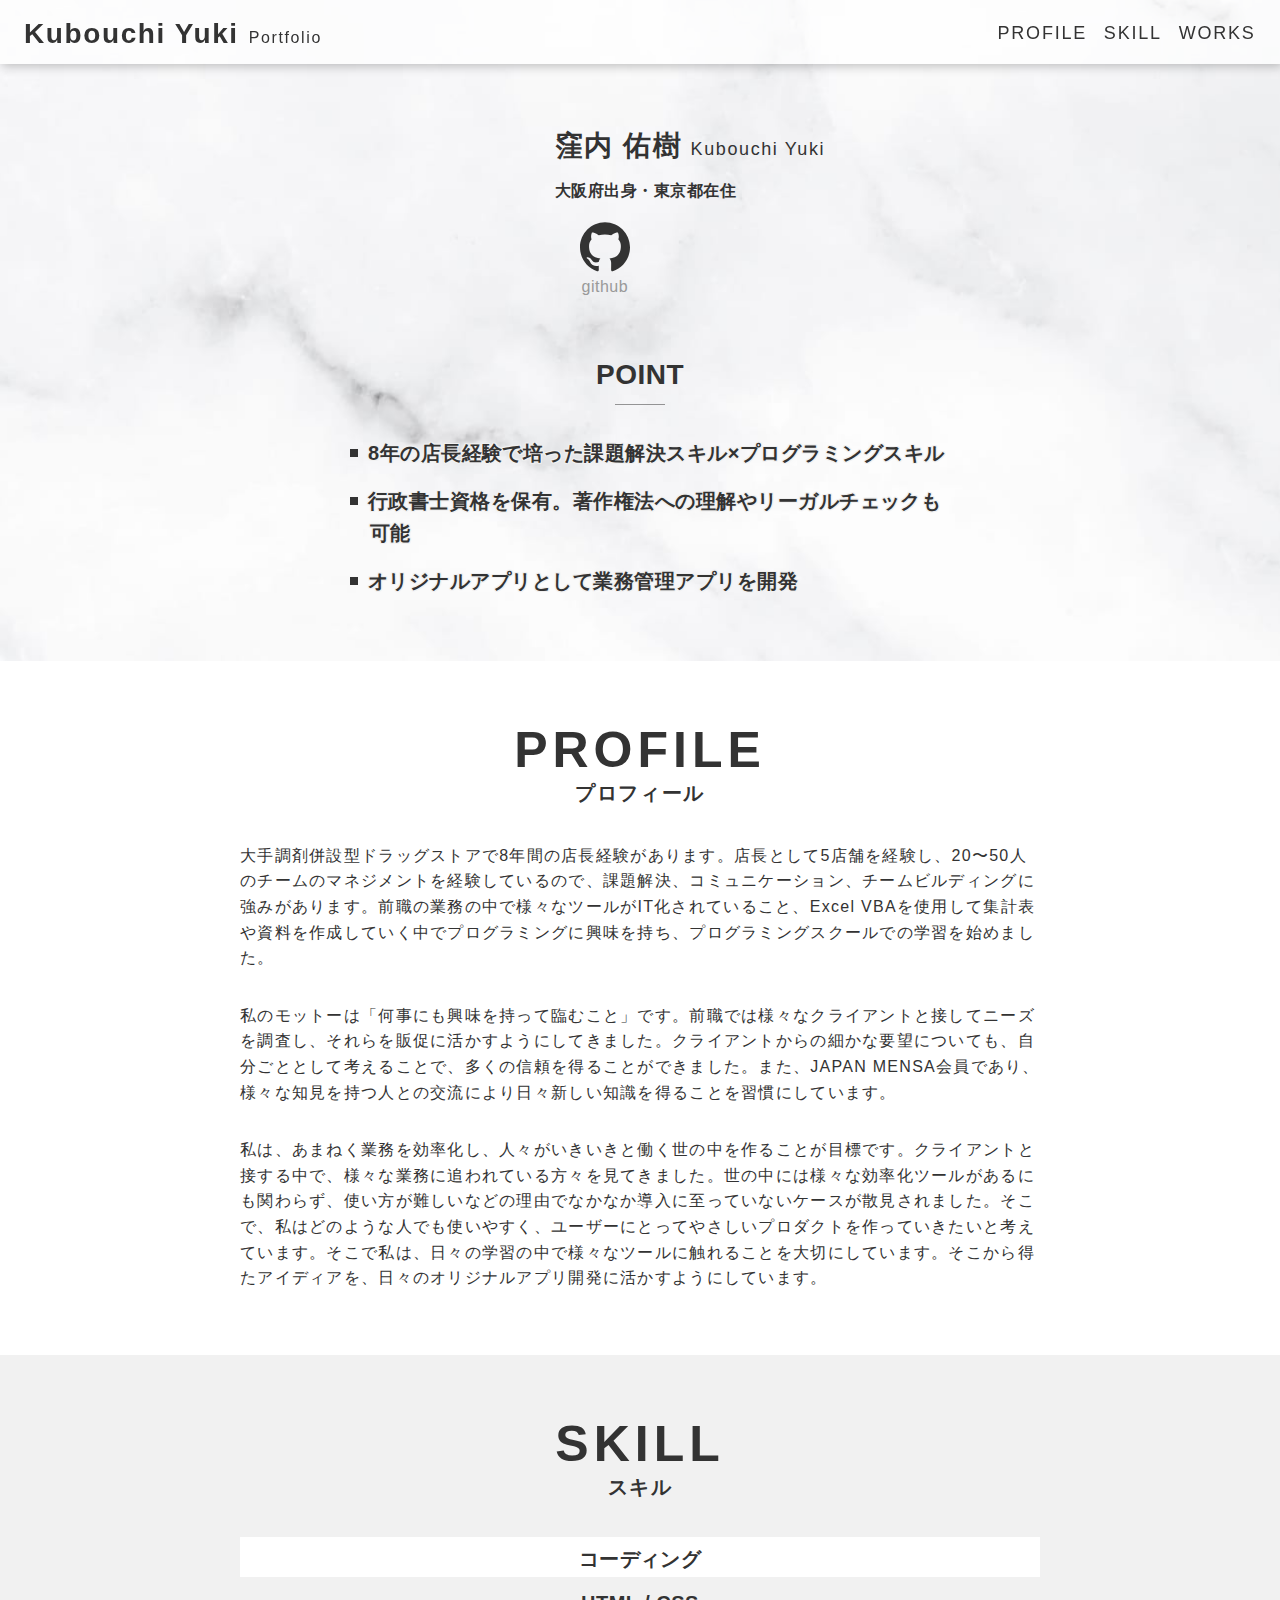
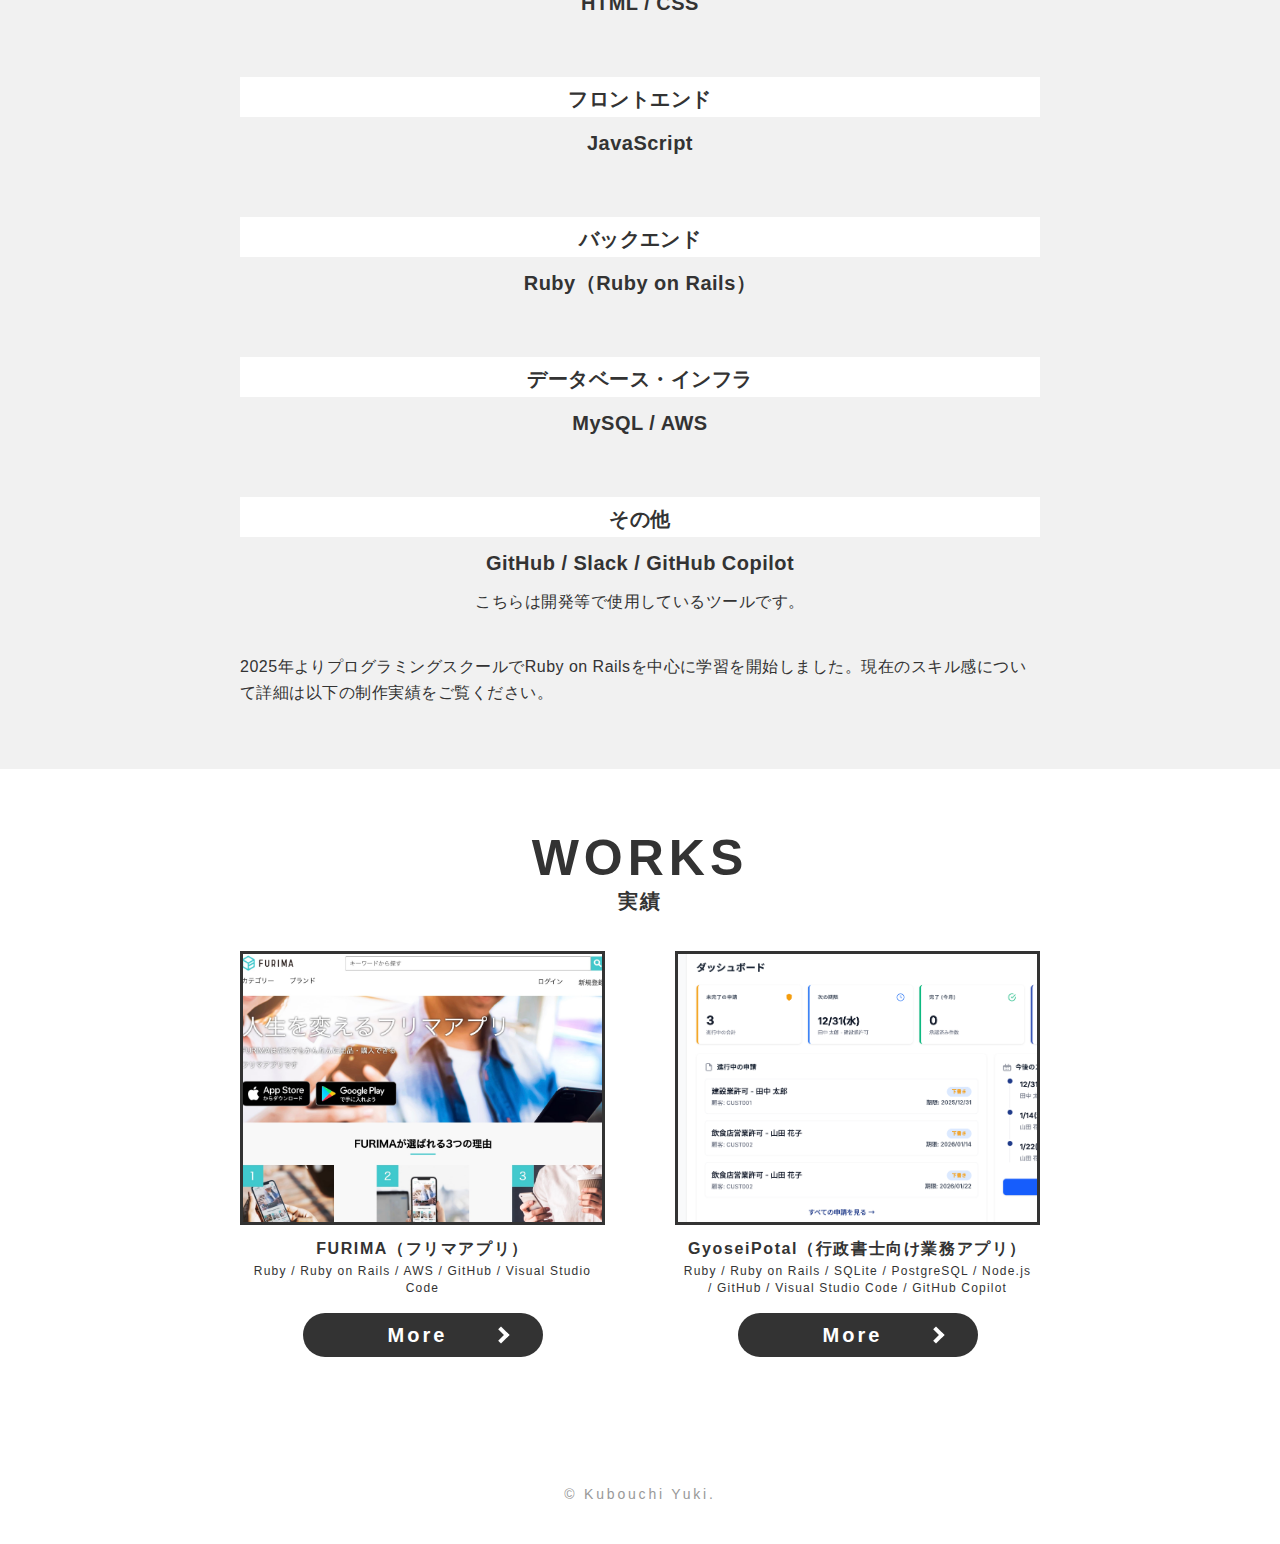
<file: index.html>
<!DOCTYPE html>
<html>
  <head>
    <meta charset="utf-8">
    <title>ポートフォリオサイト</title>
    <meta name="viewport" content="width=device-width, initial-scale=1.0">
    <link rel="stylesheet" href="css/style.css"/>
  </head>
  <body>
    <header id="header" class="header">
      <div class="header__logo">
          <h1>
            <a href="index.html">
              <!-- 記載番号：1 -->
              <span class="header__logo-title">Kubouchi Yuki</span>
              <span class="header__logo-sub">Portfolio</span>
            </a>
          </h1>
        </div>
        <div class="header__hamburger">
          <i></i>
        </div>
        <nav class="header__gnav">
          <ul class="header__gnav-list">
            <li class="header__gnav-item"><a href="#a-profile">PROFILE</a></li>
            <li class="header__gnav-item"><a href="#a-skill">SKILL</a></li>
            <li class="header__gnav-item"><a href="#a-works">WORKS</a></li>
          </ul>
        </nav>
    </header>
    <main>
      <div class="firstview firstview-bg">
        <div class="firstview__inner">
          <div class="firstview__main">
            <div class="firstview__main-pict obj-fit-img">
              <!-- imagesに配置した、プロフィール画像のパスを記載する -->
              <!--img src="./images/pict-firstview-main.jpg"-->
            </div>
            <div class="firstview__info">
              <h2>
                <!-- 記載番号：2 -->
                <span class="firstview__info-name">窪内 佑樹</span>
                <!-- 記載番号：3 -->
                <span class="firstview__info-name-sm">Kubouchi Yuki</span>
              </h2>
              <ul class="firstview__info-origin-list">
                <!-- 記載番号：4 -->
                <!--li class="firstview__info-origin-item">19xx年x月x日生まれ</li>-->
                <!-- 記載番号：5 -->
                <li class="firstview__info-origin-item">大阪府出身・東京都在住</li>
              </ul>
              <ul class="firstview__info-account-list">
                <li class="firstview__info-account-item">
                  <!-- 記載番号：6 -->
                  <!--a href="__URL__" target="_blank">
                    <img src="./images/icon-firstview-info-qiita.svg" class="firstview__info-account-pict">
                    <span  class="firstview__info-account-name">Qiita</span>
                  </a-->
                </li>
                <li class="firstview__info-account-item">
                  <!-- 記載番号：7 -->
                  <a href="https://github.com/yuki-kubouchi" target="_blank">
                    <img src="./images/icon-firstview-info-github.svg" class="firstview__info-account-pict">
                    <span  class="firstview__info-account-name">github</span>
                  </a>
                </li>
                <li class="firstview__info-account-item">
                  <!-- 記載番号：8 -->
                  <!--a href="__URL__" target="_blank">
                    <img src="./images/icon-firstview-info-twitter.svg" class="firstview__info-account-pict">
                    <span  class="firstview__info-account-name">Twitter</span>
                  </a-->
                </li>
                <li class="firstview__info-account-item">
                  <!-- 記載番号：9 -->
                  <!--a href="__URL__" target="_blank">
                    <img src="./images/icon-firstview-info-blog.svg" class="firstview__info-account-pict">
                    <span  class="firstview__info-account-name">blog</span>
                  </a-->
                </li>
              </ul>
            </div>
          </div>
          <div class="firstview__point">
            <div class="firstview__point-heading">
              <h3>POINT</h3>
            </div>
            <ul class="firstview__point-list">
              <!-- 記載番号：10 -->
              <li class="firstview__point-item">8年の店長経験で培った課題解決スキル×プログラミングスキル</li>
              <li class="firstview__point-item">行政書士資格を保有。著作権法への理解やリーガルチェックも可能</li>
              <li class="firstview__point-item">オリジナルアプリとして業務管理アプリを開発</li>
              <!--li class="firstview__point-item">アウトプットとして技術系のブログを1日1回以上発信中</li-->
            </ul>
          </div>
        </div>
      </div>
      <section id="a-profile" class="profile">
        <div class="section-inner">
          <div class="heading">
            <h2>PROFILE<span>プロフィール</span></h2>
          </div>
          <div class="contents">
            <!-- 記載番号：11 -->
            <div class="profile__text-area">
              <p>
                大手調剤併設型ドラッグストアで8年間の店長経験があります。店長として5店舗を経験し、20〜50人のチームのマネジメントを経験しているので、課題解決、コミュニケーション、チームビルディングに強みがあります。前職の業務の中で様々なツールがIT化されていること、Excel VBAを使用して集計表や資料を作成していく中でプログラミングに興味を持ち、プログラミングスクールでの学習を始めました。
              </p>
              <p> 
                私のモットーは「何事にも興味を持って臨むこと」です。前職では様々なクライアントと接してニーズを調査し、それらを販促に活かすようにしてきました。クライアントからの細かな要望についても、自分ごととして考えることで、多くの信頼を得ることができました。また、JAPAN MENSA会員であり、様々な知見を持つ人との交流により日々新しい知識を得ることを習慣にしています。
              </p>
              <p>
                私は、あまねく業務を効率化し、人々がいきいきと働く世の中を作ることが目標です。クライアントと接する中で、様々な業務に追われている方々を見てきました。世の中には様々な効率化ツールがあるにも関わらず、使い方が難しいなどの理由でなかなか導入に至っていないケースが散見されました。そこで、私はどのような人でも使いやすく、ユーザーにとってやさしいプロダクトを作っていきたいと考えています。そこで私は、日々の学習の中で様々なツールに触れることを大切にしています。そこから得たアイディアを、日々のオリジナルアプリ開発に活かすようにしています。
              </p>
            </div>
          </div>
        </div>
      </section>
      <section id="a-skill" class="skill">
        <div class="section-inner">
          <div class="heading">
            <h2>SKILL<span>スキル</span></h2>
          </div>
          <div class="contents">
            <ul class="skill__list">
              <!-- 記載番号：12 -->
              <li class="skill__item">
                <h3>コーディング</h3>
                <h4>HTML / CSS</h4>
                <!-- <p>補足事項がある場合は、ここにp要素を用いて記載します。</p> -->
              </li>
              <!-- 記載番号：13 -->
              <li class="skill__item">
                <h3>フロントエンド</h3>
                <h4>JavaScript</h4>
              </li>
              <!-- 記載番号：14 -->
              <li class="skill__item">
                <h3>バックエンド</h3>
                <h4>Ruby（Ruby on Rails）</h4>
              </li>
              <!-- 記載番号：15 -->
              <li class="skill__item">
                <h3>データベース・インフラ</h3>
                <h4>MySQL / AWS</h4>
              </li>
              <!-- 記載番号：16 -->
              <li class="skill__item">
                <h3>その他</h3>
                <h4>GitHub / Slack / GitHub Copilot</h4>
                <p>
                  こちらは開発等で使用しているツールです。
                </p>
              </li>
            </ul>
          </div>
          <!-- 記載番号：17 -->
          <div class="skill__text-area">
            <p>
              2025年よりプログラミングスクールでRuby on Railsを中心に学習を開始しました。現在のスキル感について詳細は以下の制作実績をご覧ください。
              <br>
              <!--各領域を比較すると特にフロントエンドの開発に興味があり、現在はReactおよびVue.jsを学習しています。-->
            </p>
          </div>
        </div>
      </section>
      <section id="a-works" class="works">
        <div class="section-inner">
          <div class="heading">
            <h2>WORKS<span>実績</span></h2>
          </div>
          <div class="contents">
            <ul class="works__list">
              <li class="works__item">
                <div class="works__item-pict">
                  <!-- images/01に配置した、FURIMAの画像（PC版）のパスを記載する -->
                  <a href="works/01.html" style="background-image:url('./images/work/01/pict-work01.jpg');"></a>
                </div>
                <div class="works__item-text-block">
                  <!-- 記載番号：18 -->
                  <h3>FURIMA（フリマアプリ）</h3>
                  <!-- 記載番号：19 -->
                  <p>Ruby / Ruby on Rails / AWS / GitHub / Visual Studio Code</p>
                </div>
                <div class="works__item-btn-block">
                  <a href="works/01.html" class="button">More</a>
                </div>
              </li>
              <li class="works__item">
                <div class="works__item-pict">
                  <!-- images/02に配置した、オリジナルアプリの画像（PC版）のパスを記載する -->
                  <a href="works/02.html" style="background-image:url('./images/work/02/pict-work02-firstview.jpg');"></a>
                </div>
                <div class="works__item-text-block">
                  <!-- 記載番号：20 -->
                  <h3>GyoseiPotal（行政書士向け業務アプリ）</h3>
                  <!-- 記載番号：21 -->
                  <p>Ruby / Ruby on Rails / SQLite / PostgreSQL / Node.js / GitHub / Visual Studio Code / GitHub Copilot</p>
                </div>
                <div class="works__item-btn-block">
                  <a href="works/02.html" class="button">More</a>
                </div>
              </li>
              <!--li class="works__item"-->
                <!--div class="works__item-pict"-->
                  <!-- images/03に配置した、オリジナルアプリの画像（PC版）のパスを記載する -->
                  <!--a href="works/03.html" style="background-image:url('./images/work/03/pict-work03.jpg');"></a-->
                <!--/div-->
                <!--div class="works__item-text-block"-->
                  <!-- 記載番号：22 -->
                  <!--h3>Number（ナンプレアプリ）</h3-->
                  <!-- 記載番号：23 -->
                  <!--p>HTML / CSS / JavaScript / GitHub / Visual Studio Code / GitHub Copilot</p>
                </div-->
                <!--div class="works__item-btn-block"-->
                  <!--a href="works/03.html" class="button">More</a>
                </div-->
              <!--/li-->
              <!--li class="works__item"-->
                <!--div class="works__item-pict"-->
                  <!-- images/04に配置した、オリジナルアプリの画像（PC版）のパスを記載する -->
                  <!--a href="works/04.html" style="background-image:url('./images/work/04/pict-work04.jpg');"></a-->
                <!--/div-->
                <!--div class="works__item-text-block"-->
                  <!-- 記載番号：24 -->
                  <!--h3>くぼうち行政書士事務所（HP制作）</h3-->
                  <!-- 記載番号：25 -->
                  <!--p>HTML / CSS / JavaScript / GitHub / Visual Studio Code / GitHub Copilot</p>
                </div>
                <div class="works__item-btn-block">
                  <a href="works/04.html" class="button">More</a>
                </div-->
              </li>
            </ul>
          </div>
        </div>
      </section>
    </main>
    <!-- 記載番号：1 -->
    <footer id="footer" class="footer"><p>&copy; Kubouchi Yuki.</p></footer>
    <script src="https://cdn.jsdelivr.net/npm/jquery@3/dist/jquery.min.js"></script>
    <script type="text/javascript" src="js/ofi.min.js"></script>
    <script type="text/javascript" src="js/script.js"></script>
  </body>
</html>
</file>
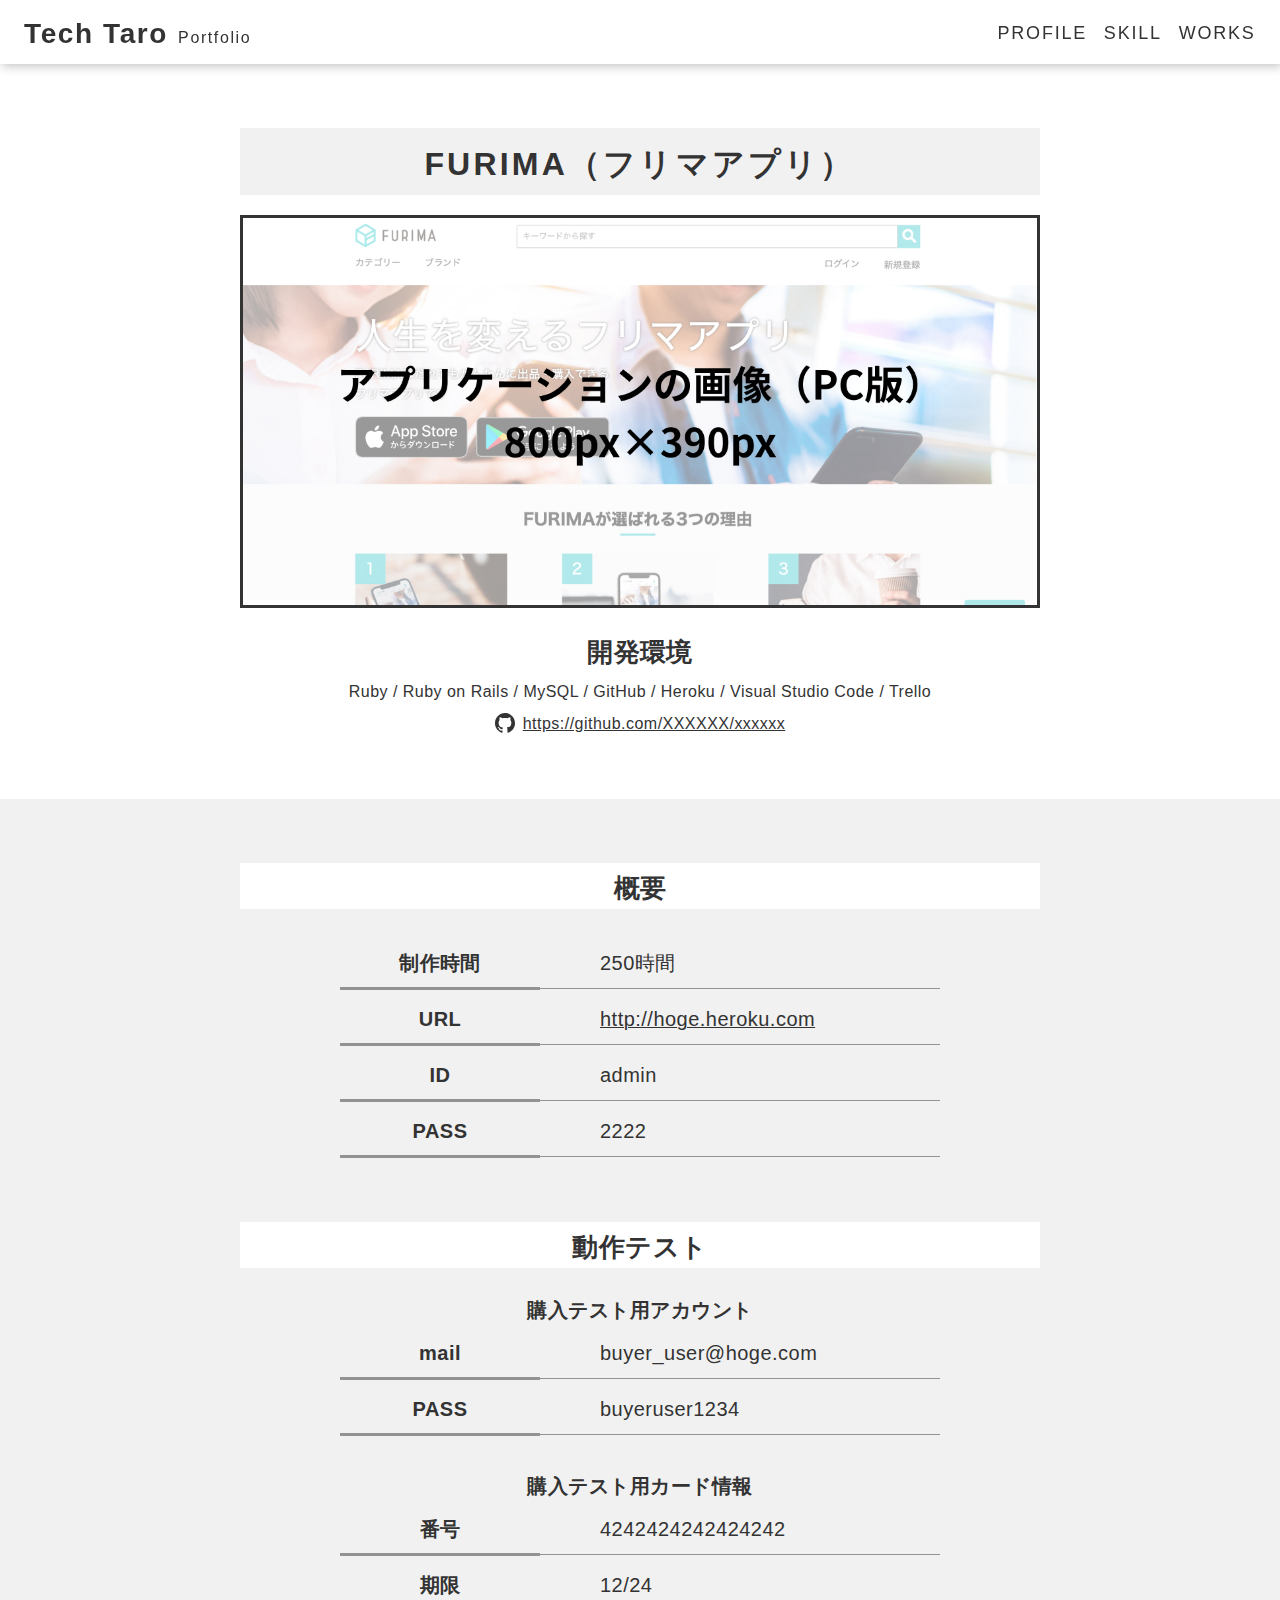
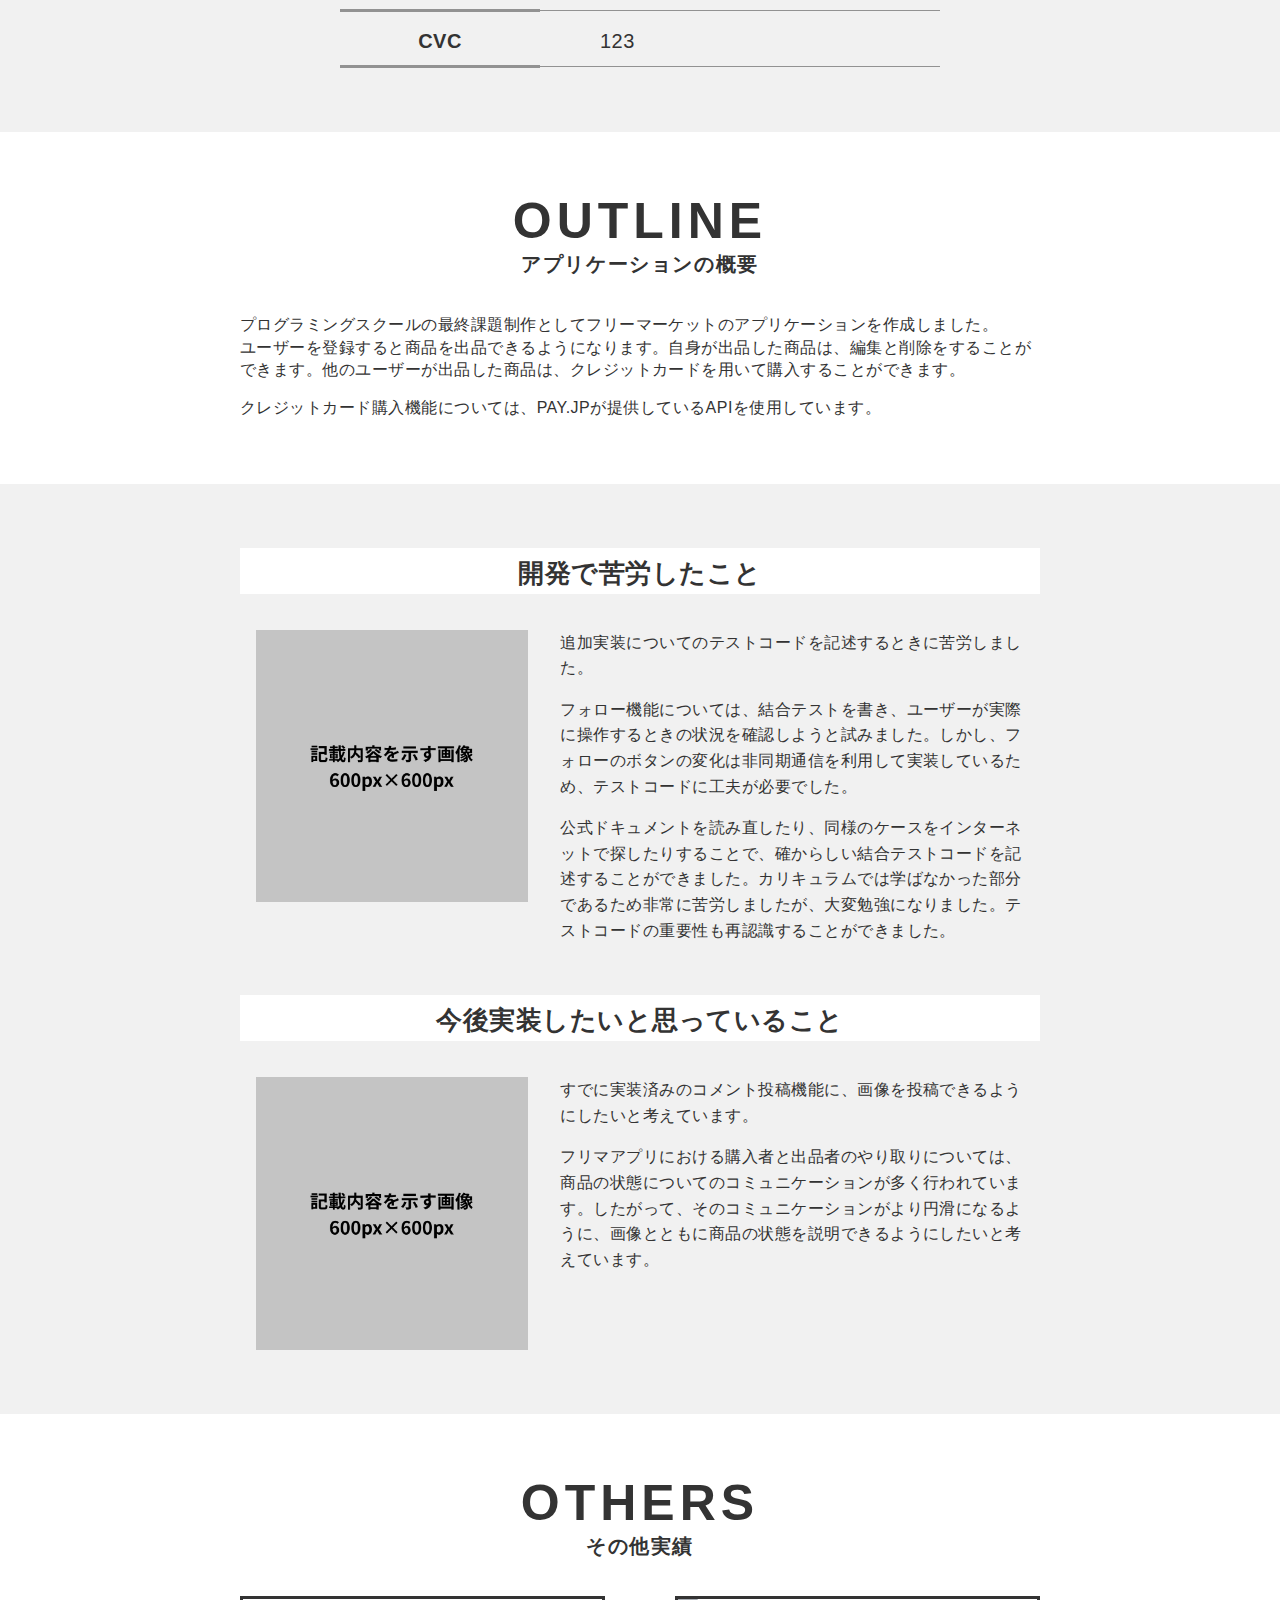
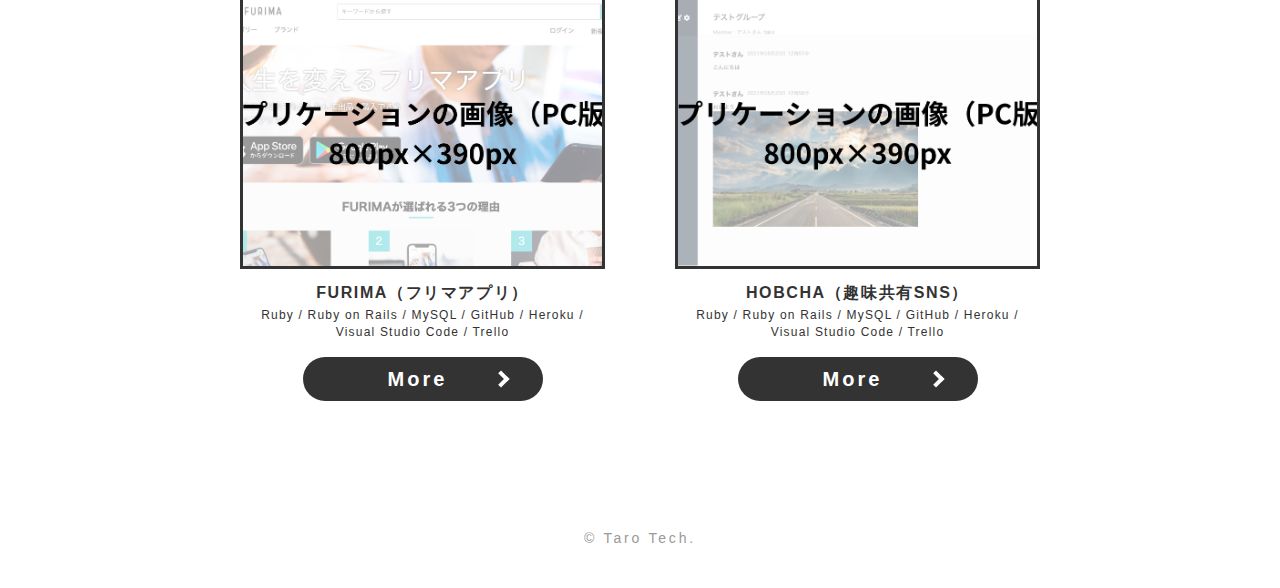
<file: works/01.html>
<!DOCTYPE html>
<html>
  <head>
    <meta charset="utf-8">
    <!-- 記載番号：2 -->
    <title>FURIMA（フリマアプリ）</title>
    <meta name="viewport" content="width=device-width, initial-scale=1.0">
    <link rel="stylesheet" href="../css/style.css" />
  </head>
  <body class="p-work">
    <header id="header" class="header">
      <div class="header__logo">
          <h1>
            <a href="../">
              <!-- 記載番号：1 -->
              <span class="header__logo-title">Tech Taro</span>
              <span class="header__logo-sub">Portfolio</span>
            </a>
          </h1>
        </div>
        <div class="header__hamburger">
          <i></i>
        </div>
        <nav class="header__gnav">
          <ul class="header__gnav-list">
            <li class="header__gnav-item"><a href="../#a-profile">PROFILE</a></li>
            <li class="header__gnav-item"><a href="../#a-skill">SKILL</a></li>
            <li class="header__gnav-item"><a href="../#a-works">WORKS</a></li>
          </ul>
        </nav>
    </header>
    <main>
      <section class="p-work-firstview">
        <div class="section-inner">
          <!-- 記載番号：2（記載番号2は5行目にもあるので気をつけてください） -->
          <h2>FURIMA（フリマアプリ）</h2>
          <div class="p-work-firstview__pict obj-fit-img">
            <!-- images/01に配置した、FURIMAの画像（PC版）のパスを記載する -->
            <img src="../images/work/01/pict-work01-firstview_pc.jpg" class="show-pc">
            <!-- images/01に配置した、FURIMAの画像（SP版）のパスを記載する -->
            <img src="../images/work/01/pict-work01-firstview_sp.jpg" class="show-sp">
          </div>
          <div class="p-work-firstview__text-area">
            <h3 class="p-work-firstview__text-titile">開発環境</h3>
            <!-- 記載番号：3 -->
            <p class="p-work-firstview__text">Ruby / Ruby on Rails / MySQL / GitHub / Heroku / Visual Studio Code / Trello</p>
            <!-- 記載番号：4 -->
            <p class="p-work-firstview__text-link"><a href="__URL__" target="_blank">https://github.com/XXXXXX/xxxxxx</a></p>
          </div>
        </div>
      </section>
      <section class="p-work-summary">
        <div class="section-inner">
          <ul class="p-work-summary__list">
            <li class="p-work-summary__item">
              <h3>概要</h3>
              <table class="p-work-summary__item-table">
                <tr>
                  <th>制作時間</th>
                  <!-- 記載番号：5 -->
                  <td>250時間</td>
                </tr>
                <tr>
                  <th>URL</th>
                  <!-- 記載番号：6 -->
                  <td><a href="__URL__" target="_blank">http://hoge.heroku.com</a></td>
                </tr>
                <tr>
                  <th>ID</th>
                  <!-- 記載番号：7 -->
                  <td>admin</td>
                </tr>
                <tr>
                  <th>PASS</th>
                  <!-- 記載番号：8 -->
                  <td>2222</td>
                </tr>
              </table>
            </li>
            <li class="p-work-summary__item">
              <h3>動作テスト</h3>
              <h4>購入テスト用アカウント</h4>
              <table class="p-work-summary__item-table">
                <tr>
                  <th>mail</th>
                  <!-- 記載番号：9 -->
                  <td>buyer_user@hoge.com</td>
                </tr>
                <tr>
                  <th>PASS</th>
                  <!-- 記載番号：10 -->
                  <td>buyeruser1234</td>
                </tr>
              </table>
              <h4>購入テスト用カード情報</h4>
              <table class="p-work-summary__item-table">
                <tr>
                  <th>番号</th>
                  <!-- 記載番号：11 -->
                  <td>4242424242424242</td>
                </tr>
                <tr>
                  <th>期限</th>
                  <!-- 記載番号：12 -->
                  <td>12/24</td>
                </tr>
                <tr>
                  <th>CVC</th>
                  <!-- 記載番号：13 -->
                  <td>123</td>
                </tr>
              </table>
            </li>
          </ul>
        </div>
      </section>
      <section class="p-work-outline">
        <div class="section-inner">
          <div class="heading">
            <h2>OUTLINE<span>アプリケーションの概要</span></h2>
          </div>
          <div class="contents">
            <!-- 記載番号：14 -->
            <div class="p-work-outline__text">
              <p>
                プログラミングスクールの最終課題制作としてフリーマーケットのアプリケーションを作成しました。
                <br>
                ユーザーを登録すると商品を出品できるようになります。自身が出品した商品は、編集と削除をすることができます。他のユーザーが出品した商品は、クレジットカードを用いて購入することができます。
              </p>
              <p>
                クレジットカード購入機能については、PAY.JPが提供しているAPIを使用しています。
              </p>
            </div>
          </div>
        </div>
      </section>
      <section class="p-work-about">
        <div class="section-inner">
          <ul class="p-work-about__list">
            <li class="p-work-about__item">
              <h3>開発で苦労したこと</h3>
              <div class="p-work-about__item-block p-work-about__item-block-2column">
                <div class="p-work-about__item-block-pict obj-fit-img">
                  <!-- images/01に配置した、記載内容を表す画像のパスを記載する -->
                  <img src="../images/work/01/pict-work01-about-dammy.jpg">
                </div>
                <!-- 記載番号：15 -->
                <div class="p-work-about__item-block-text">
                  <p>
                    追加実装についてのテストコードを記述するときに苦労しました。
                  </p>
                  <p>
                    フォロー機能については、結合テストを書き、ユーザーが実際に操作するときの状況を確認しようと試みました。しかし、フォローのボタンの変化は非同期通信を利用して実装しているため、テストコードに工夫が必要でした。
                  </p>
                  <p>
                    公式ドキュメントを読み直したり、同様のケースをインターネットで探したりすることで、確からしい結合テストコードを記述することができました。カリキュラムでは学ばなかった部分であるため非常に苦労しましたが、大変勉強になりました。テストコードの重要性も再認識することができました。
                  </p>
                </div>
              </div>
            </li>
            <li class="p-work-about__item">
              <h3>今後実装したいと思っていること</h3>
              <div class="p-work-about__item-block p-work-about__item-block-2column">
                <div class="p-work-about__item-block-pict obj-fit-img">
                  <!-- images/01に配置した、記載内容を表す画像のパスを記載する -->
                  <img src="../images/work/01/pict-work01-about-dammy.jpg">
                </div>
                <!-- 記載番号：16 -->
                <div class="p-work-about__item-block-text">
                  <p>
                    すでに実装済みのコメント投稿機能に、画像を投稿できるようにしたいと考えています。
                  </p>
                  <p>
                    フリマアプリにおける購入者と出品者のやり取りについては、商品の状態についてのコミュニケーションが多く行われています。したがって、そのコミュニケーションがより円滑になるように、画像とともに商品の状態を説明できるようにしたいと考えています。
                  </p>
                </div>
              </div>
            </li>
          </ul>
        </div>
      </section>
      <section class="p-work-others">
        <div class="section-inner">
          <div class="heading">
            <h2>OTHERS<span>その他実績</span></h2>
          </div>
          <div class="contents">
            <ul class="p-work-others__list">
              <li class="p-work-others__item">
                <div class="p-work-others__item-pict">
                  <!-- images/01に配置した、FURIMAの画像（PC版）のパスを記載する -->
                  <a href="01.html" style="background-image:url('../images/work/01/pict-work01-firstview_pc.jpg');"></a>
                </div>
                <div class="p-work-others__item-text-block">
                  <!-- 記載番号：15 -->
                  <h3>FURIMA（フリマアプリ）</h3>
                  <!-- 記載番号：16 -->
                  <p>Ruby / Ruby on Rails / MySQL / GitHub / Heroku / Visual Studio Code / Trello</p>
                </div>
                <div class="p-work-others__item-btn-block">
                  <a href="01.html" class="button">More</a>
                </div>
              </li>
              <li class="p-work-others__item">
                <div class="p-work-others__item-pict">
                  <!-- images/02に配置した、オリジナルアプリの画像（PC版）のパスを記載する -->
                  <a href="02.html" style="background-image:url('../images/work/02/pict-work02-firstview_pc.jpg');"></a>
                </div>
                <div class="p-work-others__item-text-block">
                  <!-- 記載番号：17 -->
                  <h3>HOBCHA（趣味共有SNS）</h3>
                  <!-- 記載番号：18 -->
                  <p>Ruby / Ruby on Rails / MySQL / GitHub / Heroku / Visual Studio Code / Trello</p>
                </div>
                <div class="p-work-others__item-btn-block">
                  <a href="02.html" class="button">More</a>
                </div>
              </li>
            </ul>
          </div>
        </div>
      </section>
    </main>
    <!-- 記載番号：1 -->
    <footer id="footer" class="footer"><p>&copy; Taro Tech.</p></footer>
    <script src="https://cdn.jsdelivr.net/npm/jquery@3/dist/jquery.min.js"></script>
    <script type="text/javascript" src="../js/ofi.min.js"></script>
    <script type="text/javascript" src="../js/script.js"></script>
  </body>
</html>
</file>
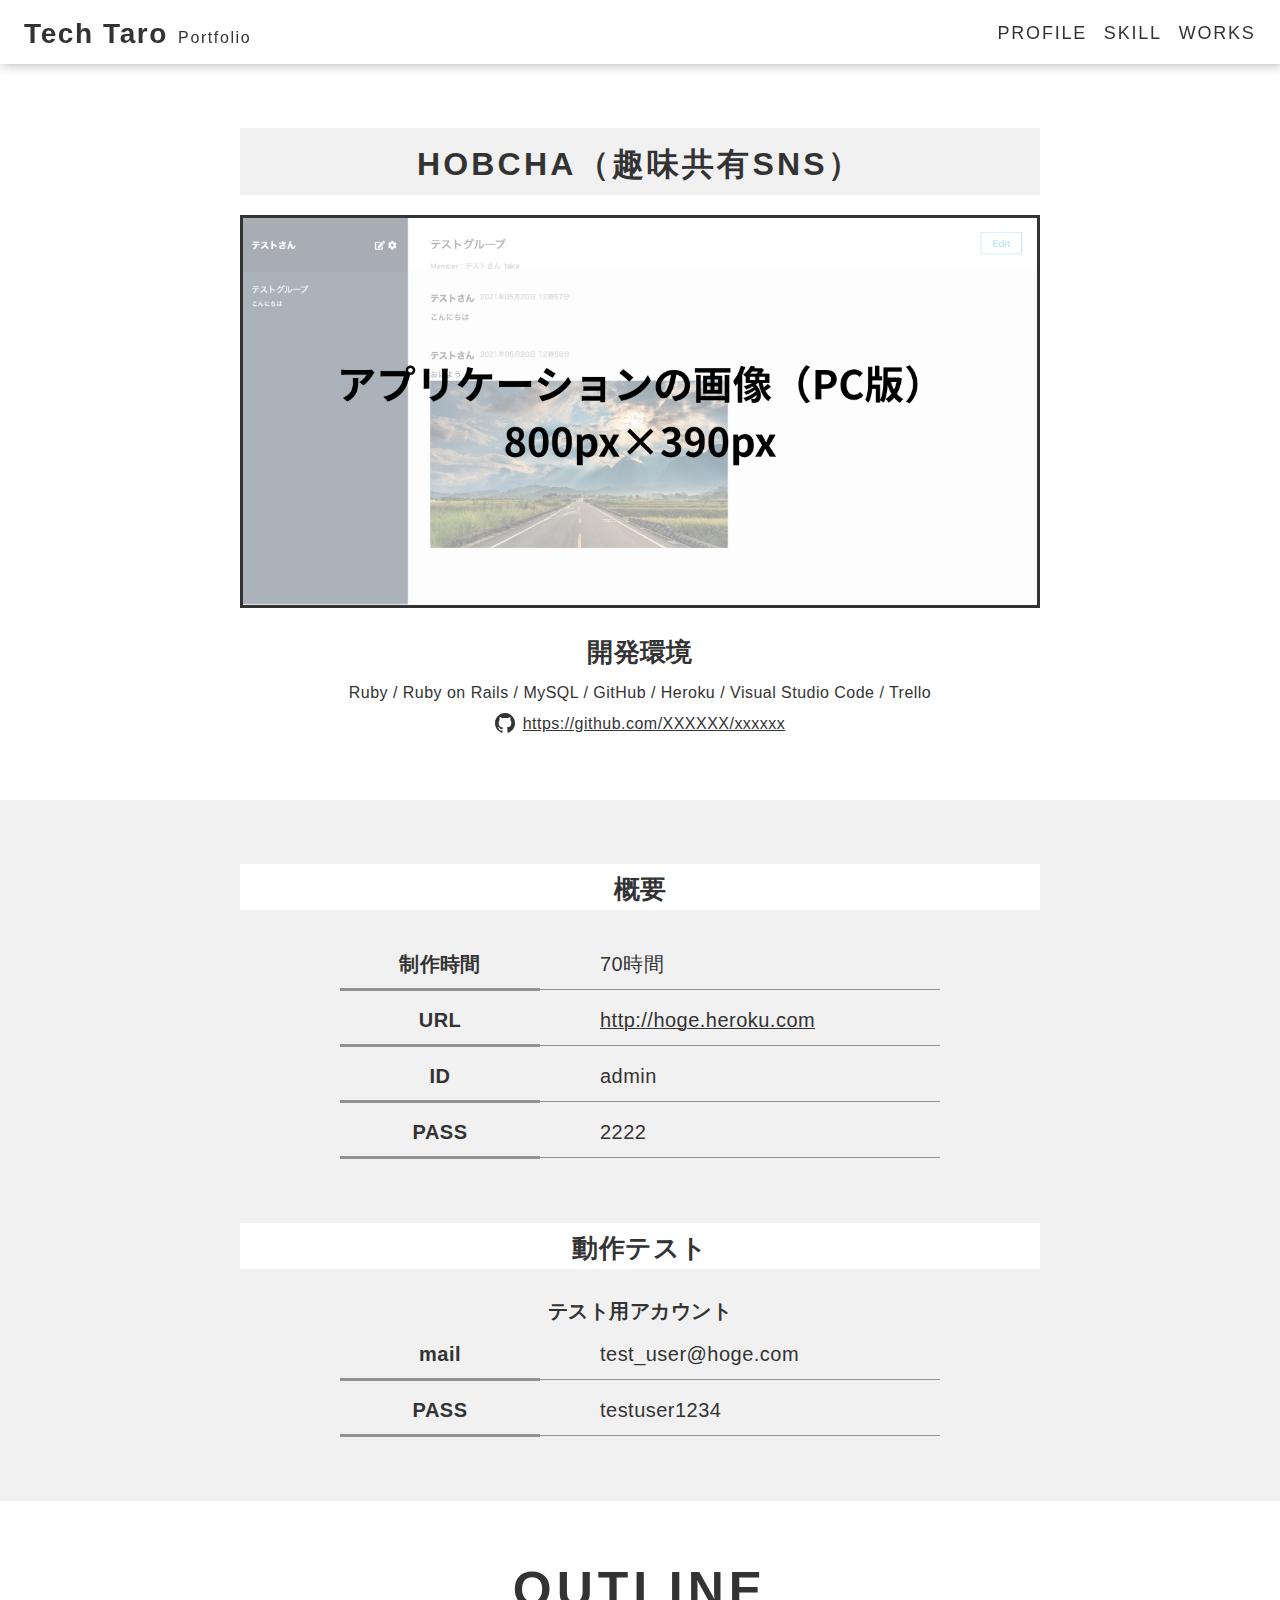
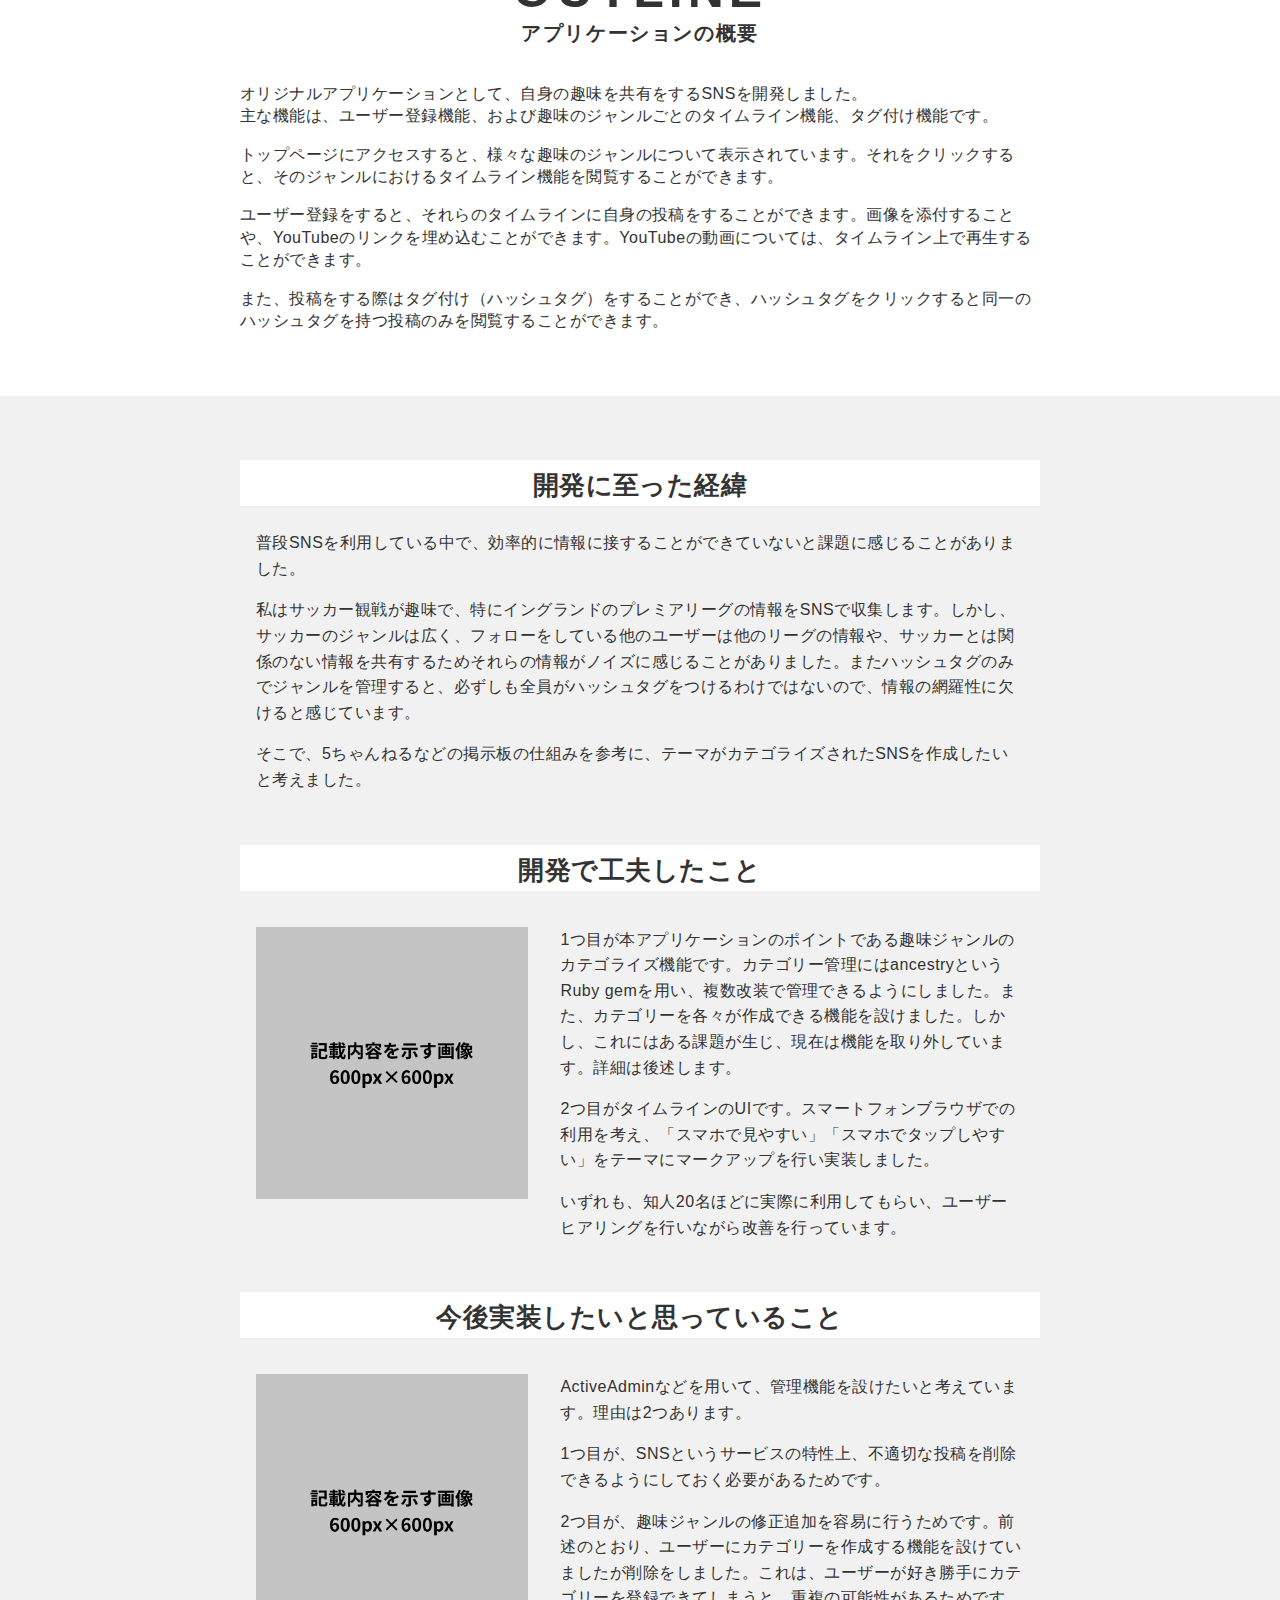
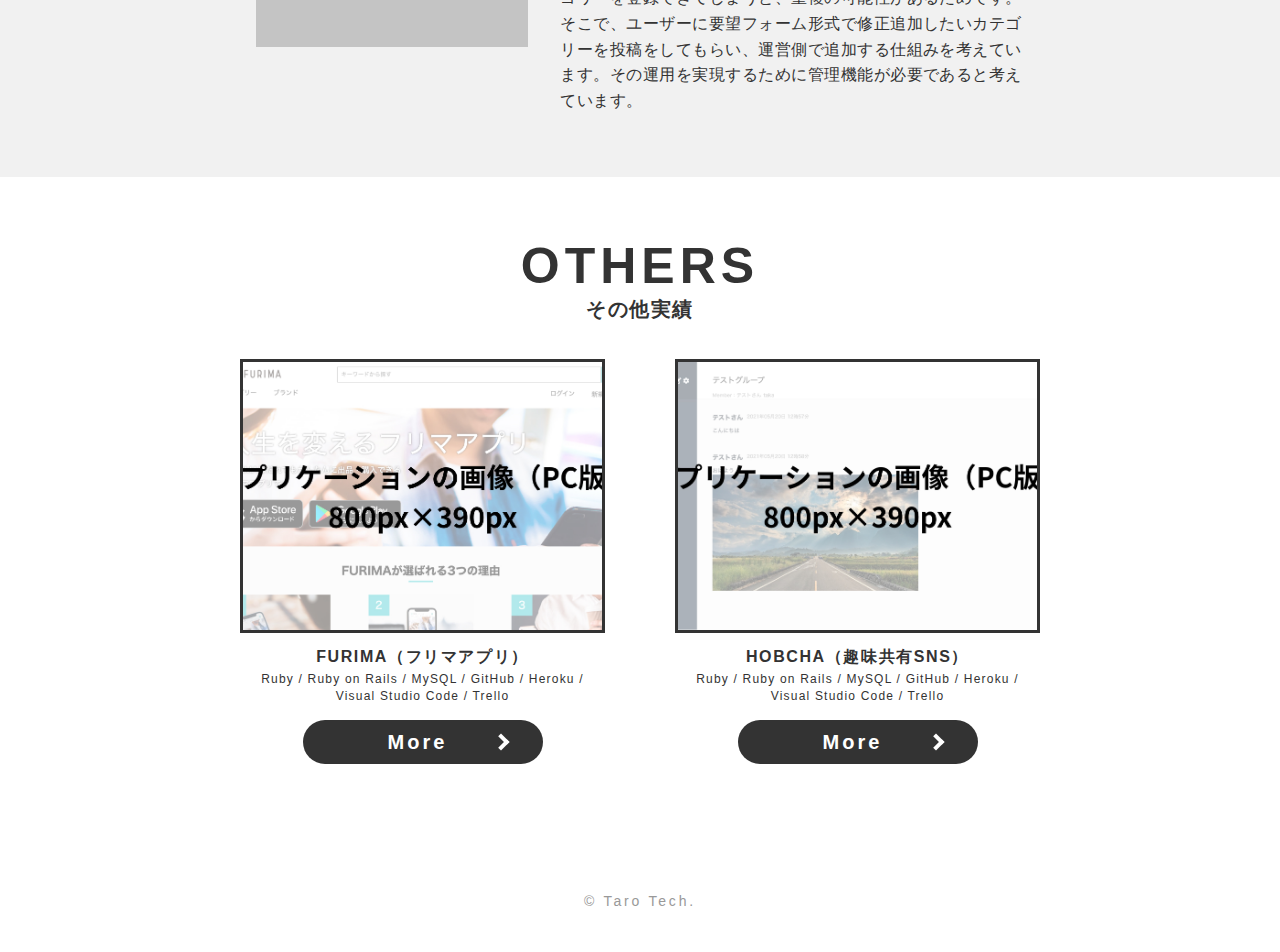
<file: works/02.html>
<!DOCTYPE html>
<html>
  <head>
    <meta charset="utf-8">
    <!-- 記載番号：2 -->
    <title>オリアプ（オリジナルアプリ）</title>
    <meta name="viewport" content="width=device-width, initial-scale=1.0">
    <link rel="stylesheet" href="../css/style.css" />
  </head>
  <body class="p-work">
    <header id="header" class="header">
      <div class="header__logo">
          <h1>
            <a href="../">
              <!-- 記載番号：1 -->
              <span class="header__logo-title">Tech Taro</span>
              <span class="header__logo-sub">Portfolio</span>
            </a>
          </h1>
        </div>
        <div class="header__hamburger">
          <i></i>
        </div>
        <nav class="header__gnav">
          <ul class="header__gnav-list">
            <li class="header__gnav-item"><a href="../#a-profile">PROFILE</a></li>
            <li class="header__gnav-item"><a href="../#a-skill">SKILL</a></li>
            <li class="header__gnav-item"><a href="../#a-works">WORKS</a></li>
          </ul>
        </nav>
    </header>
    <main>
      <section class="p-work-firstview">
        <div class="section-inner">
          <!-- 記載番号：2（記載番号2は5行目にもあるので気をつけてください） -->
          <h2>HOBCHA（趣味共有SNS）</h2>
          <div class="p-work-firstview__pict obj-fit-img">
            <!-- images/02に配置した、オリジナルアプリの画像（PC版）のパスを記載する -->
            <img src="../images/work/02/pict-work02-firstview_pc.jpg" class="show-pc">
            <!-- images/02に配置した、オリジナルアプリの画像（SP版）のパスを記載する -->
            <img src="../images/work/02/pict-work02-firstview_sp.jpg" class="show-sp">
          </div>
          <div class="p-work-firstview__text-area">
            <h3 class="p-work-firstview__text-titile">開発環境</h3>
            <!-- 記載番号：3 -->
            <p class="p-work-firstview__text">Ruby / Ruby on Rails / MySQL / GitHub / Heroku / Visual Studio Code / Trello</p>
            <!-- 記載番号：4 -->
            <p class="p-work-firstview__text-link"><a href="__URL__" target="_blank">https://github.com/XXXXXX/xxxxxx</a></p>
          </div>
        </div>
      </section>
      <section class="p-work-summary">
        <div class="section-inner">
          <ul class="p-work-summary__list">
            <li class="p-work-summary__item">
              <h3>概要</h3>
              <table class="p-work-summary__item-table">
                <tr>
                  <th>制作時間</th>
                  <!-- 記載番号：5 -->
                  <td>70時間</td>
                </tr>
                <tr>
                  <th>URL</th>
                  <!-- 記載番号：6 -->
                  <td><a href="__URL__" target="_blank">http://hoge.heroku.com</a></td>
                </tr>
                <tr>
                  <th>ID</th>
                  <!-- 記載番号：7 -->
                  <td>admin</td>
                </tr>
                <tr>
                  <th>PASS</th>
                  <!-- 記載番号：8 -->
                  <td>2222</td>
                </tr>
              </table>
            </li>
            <li class="p-work-summary__item">
              <h3>動作テスト</h3>
              <h4>テスト用アカウント</h4>
              <table class="p-work-summary__item-table">
                <tr>
                  <th>mail</th>
                  <!-- 記載番号：9 -->
                  <td>test_user@hoge.com</td>
                </tr>
                <tr>
                  <th>PASS</th>
                  <!-- 記載番号：10 -->
                  <td>testuser1234</td>
                </tr>
              </table>
            </li>
          </ul>
        </div>
      </section>
      <section class="p-work-outline">
        <div class="section-inner">
          <div class="heading">
            <h2>OUTLINE<span>アプリケーションの概要</span></h2>
          </div>
          <div class="contents">
            <!-- 記載番号：11 -->
            <div class="p-work-outline__text">
              <p>
                オリジナルアプリケーションとして、自身の趣味を共有をするSNSを開発しました。
                <br>
                主な機能は、ユーザー登録機能、および趣味のジャンルごとのタイムライン機能、タグ付け機能です。
              </p>
              <p>
                トップページにアクセスすると、様々な趣味のジャンルについて表示されています。それをクリックすると、そのジャンルにおけるタイムライン機能を閲覧することができます。
              </p>
              <p>
                ユーザー登録をすると、それらのタイムラインに自身の投稿をすることができます。画像を添付することや、YouTubeのリンクを埋め込むことができます。YouTubeの動画については、タイムライン上で再生することができます。
              </p>
              <p>
                また、投稿をする際はタグ付け（ハッシュタグ）をすることができ、ハッシュタグをクリックすると同一のハッシュタグを持つ投稿のみを閲覧することができます。
              </p>
            </div>
          </div>
        </div>
      </section>
      <section class="p-work-about">
        <div class="section-inner">
          <ul class="p-work-about__list">
            <li class="p-work-about__item">
              <h3>開発に至った経緯</h3>
              <!-- 記載番号：12 -->
              <div class="p-work-about__item-block">
                <p>
                  普段SNSを利用している中で、効率的に情報に接することができていないと課題に感じることがありました。
                </p>
                <p>
                  私はサッカー観戦が趣味で、特にイングランドのプレミアリーグの情報をSNSで収集します。しかし、サッカーのジャンルは広く、フォローをしている他のユーザーは他のリーグの情報や、サッカーとは関係のない情報を共有するためそれらの情報がノイズに感じることがありました。またハッシュタグのみでジャンルを管理すると、必ずしも全員がハッシュタグをつけるわけではないので、情報の網羅性に欠けると感じています。
                </p>
                <p>
                  そこで、5ちゃんねるなどの掲示板の仕組みを参考に、テーマがカテゴライズされたSNSを作成したいと考えました。
                </p>
              </div>
            </li>
            <li class="p-work-about__item">
              <h3>開発で工夫したこと</h3>
              <div class="p-work-about__item-block p-work-about__item-block-2column">
                <div class="p-work-about__item-block-pict obj-fit-img">
                  <!-- images/02に配置した、記載内容を表す画像のパスを記載する -->
                  <img src="../images/work/02/pict-work02-about-dammy.jpg">
                </div>
                <!-- 記載番号：13 -->
                <div class="p-work-about__item-block-text">
                  <p>
                    1つ目が本アプリケーションのポイントである趣味ジャンルのカテゴライズ機能です。カテゴリー管理にはancestryというRuby gemを用い、複数改装で管理できるようにしました。また、カテゴリーを各々が作成できる機能を設けました。しかし、これにはある課題が生じ、現在は機能を取り外しています。詳細は後述します。
                  </p>
                  <p>
                    2つ目がタイムラインのUIです。スマートフォンブラウザでの利用を考え、「スマホで見やすい」「スマホでタップしやすい」をテーマにマークアップを行い実装しました。
                  </p>
                  <p>
                    いずれも、知人20名ほどに実際に利用してもらい、ユーザーヒアリングを行いながら改善を行っています。
                  </p>
                </div>
              </div>
            </li>
            <li class="p-work-about__item">
              <h3>今後実装したいと思っていること</h3>
              <div class="p-work-about__item-block p-work-about__item-block-2column">
                <div class="p-work-about__item-block-pict obj-fit-img">
                  <!-- images/02に配置した、記載内容を表す画像のパスを記載する -->
                  <img src="../images/work/02/pict-work02-about-dammy.jpg">
                </div>
                <!-- 記載番号：14 -->
                <div class="p-work-about__item-block-text">
                  <p>
                    ActiveAdminなどを用いて、管理機能を設けたいと考えています。理由は2つあります。
                  </p>
                  <p>
                    1つ目が、SNSというサービスの特性上、不適切な投稿を削除できるようにしておく必要があるためです。
                  </p>
                  <p>
                    2つ目が、趣味ジャンルの修正追加を容易に行うためです。前述のとおり、ユーザーにカテゴリーを作成する機能を設けていましたが削除をしました。これは、ユーザーが好き勝手にカテゴリーを登録できてしまうと、重複の可能性があるためです。
                    <br>
                    そこで、ユーザーに要望フォーム形式で修正追加したいカテゴリーを投稿をしてもらい、運営側で追加する仕組みを考えています。その運用を実現するために管理機能が必要であると考えています。
                  </p>
                </div>
              </div>
            </li>
          </ul>
        </div>
      </section>
      <section class="p-work-others">
        <div class="section-inner">
          <div class="heading">
            <h2>OTHERS<span>その他実績</span></h2>
          </div>
          <div class="contents">
            <ul class="p-work-others__list">
              <li class="p-work-others__item">
                <div class="p-work-others__item-pict">
                  <!-- images/01に配置した、FURIMAの画像（PC版）のパスを記載する -->
                  <a href="01.html" style="background-image:url('../images/work/01/pict-work01-firstview_pc.jpg');"></a>
                </div>
                <div class="p-work-others__item-text-block">
                  <!-- 記載番号：15 -->
                  <h3>FURIMA（フリマアプリ）</h3>
                  <!-- 記載番号：16 -->
                  <p>Ruby / Ruby on Rails / MySQL / GitHub / Heroku / Visual Studio Code / Trello</p>
                </div>
                <div class="p-work-others__item-btn-block">
                  <a href="01.html" class="button">More</a>
                </div>
              </li>
              <li class="p-work-others__item">
                <div class="p-work-others__item-pict">
                  <!-- images/02に配置した、オリジナルアプリの画像（PC版）のパスを記載する -->
                  <a href="02.html" style="background-image:url('../images/work/02/pict-work02-firstview_pc.jpg');"></a>
                </div>
                <div class="p-work-others__item-text-block">
                  <!-- 記載番号：17 -->
                  <h3>HOBCHA（趣味共有SNS）</h3>
                  <!-- 記載番号：18 -->
                  <p>Ruby / Ruby on Rails / MySQL / GitHub / Heroku / Visual Studio Code / Trello</p>
                </div>
                <div class="p-work-others__item-btn-block">
                  <a href="02.html" class="button">More</a>
                </div>
              </li>
            </ul>
          </div>
        </div>
      </section>
    </main>
    <!-- 記載番号：1 -->
    <footer id="footer" class="footer"><p>&copy; Taro Tech.</p></footer>
    <script src="https://cdn.jsdelivr.net/npm/jquery@3/dist/jquery.min.js"></script>
    <script type="text/javascript" src="../js/ofi.min.js"></script>
    <script type="text/javascript" src="../js/script.js"></script>
  </body>
</html>
</file>
<file: css/style.css>
html,body,div,span,applet,object,iframe,h1,h2,h3,h4,h5,h6,p,blockquote,pre,a,abbr,acronym,address,big,cite,code,del,dfn,em,img,ins,kbd,q,s,samp,small,strike,strong,sub,sup,tt,var,b,u,i,center,dl,dt,dd,ol,ul,li,fieldset,form,label,legend,table,caption,tbody,tfoot,thead,tr,th,td,article,aside,canvas,details,embed,figure,figcaption,footer,header,hgroup,menu,nav,output,ruby,section,summary,time,mark,audio,video{margin:0;padding:0;border:0;font-size:100%;font:inherit;vertical-align:baseline}article,aside,details,figcaption,figure,footer,header,hgroup,menu,nav,section{display:block}body{line-height:1}ol,ul{list-style:none}blockquote,q{quotes:none}blockquote:before,blockquote:after,q:before,q:after{content:'';content:none}table{border-collapse:collapse;border-spacing:0}*,::before,::after{-webkit-box-sizing:border-box;box-sizing:border-box;background-repeat:no-repeat}::before,::after{text-decoration:inherit;vertical-align:inherit}html{cursor:default;line-height:1.5;-moz-tab-size:4;-o-tab-size:4;tab-size:4;-webkit-tap-highlight-color:transparent;-ms-text-size-adjust:100%;-webkit-text-size-adjust:100%;word-break:break-word}body{margin:0}h1{font-size:2em;margin:0.67em 0}dl dl,dl ol,dl ul,ol dl,ul dl{margin:0}ol ol,ol ul,ul ol,ul ul{margin:0}hr{color:inherit;height:0;overflow:visible}main{display:block}nav ol,nav ul{list-style:none;padding:0}pre{font-family:monospace, monospace;font-size:1em;overflow:auto;-ms-overflow-style:scrollbar}a{background-color:transparent}abbr[title]{text-decoration:underline;-webkit-text-decoration:underline dotted;text-decoration:underline dotted}b,strong{font-weight:bolder}code,kbd,samp{font-family:monospace, monospace;font-size:1em}small{font-size:80%}audio,canvas,iframe,img,svg,video{vertical-align:middle}audio,video{display:inline-block}audio:not([controls]){display:none;height:0}iframe{border-style:none}img{border-style:none}svg:not([fill]){fill:currentColor}svg:not(:root){overflow:hidden}table{border-collapse:collapse;border-color:inherit;text-indent:0}button,input,select{margin:0}button{overflow:visible;text-transform:none}button,[type="button"],[type="reset"],[type="submit"]{-webkit-appearance:button}fieldset{border:1px solid #a0a0a0;padding:0.35em 0.75em 0.625em}input{overflow:visible}legend{color:inherit;display:table;max-width:100%;white-space:normal}progress{display:inline-block;vertical-align:baseline}select{text-transform:none}textarea{margin:0;overflow:auto;resize:vertical;resize:block}[type="checkbox"],[type="radio"]{padding:0}[type="search"]{-webkit-appearance:textfield;outline-offset:-2px}::-webkit-inner-spin-button,::-webkit-outer-spin-button{height:auto}::-webkit-input-placeholder{color:inherit;opacity:0.54}::-webkit-search-decoration{-webkit-appearance:none}::-webkit-file-upload-button{-webkit-appearance:button;font:inherit}::-moz-focus-inner{border-style:none;padding:0}:-moz-focusring{outline:1px dotted ButtonText}:-moz-ui-invalid{box-shadow:none}details{display:block}dialog{background-color:white;border:solid;color:black;display:block;height:-moz-fit-content;height:-webkit-fit-content;height:fit-content;left:0;margin:auto;padding:1em;position:absolute;right:0;width:-moz-fit-content;width:-webkit-fit-content;width:fit-content}dialog:not([open]){display:none}summary{display:list-item}canvas{display:inline-block}template{display:none}a,area,button,input,label,select,summary,textarea,[tabindex]{-ms-touch-action:manipulation}[hidden]{display:none}[aria-busy="true"]{cursor:progress}[aria-controls]{cursor:pointer}[aria-disabled="true"],[disabled]{cursor:not-allowed}[aria-hidden="false"][hidden]{display:initial}[aria-hidden="false"][hidden]:not(:focus){clip:rect(0, 0, 0, 0);position:absolute}html{text-rendering:optimizeLegibility;height:100%;-webkit-box-sizing:border-box;box-sizing:border-box;font-size:62.5%}body{font-family:"Avenir","ヒラギノ角ゴ Pro","Hiragino Kaku Gothic Pro","Meiryo UI","メイリオ",Meiryo,"ＭＳ Ｐゴシック","MS PGothic",sans-serif;font-size:1.6rem;font-weight:400;line-height:1.4;letter-spacing:.03em;color:#333}a{text-decoration:underline;color:#333;-webkit-transition:.2s;transition:.2s}a:hover,a:active,a:focus{text-decoration:none}img{width:100%}img[src*="_pc"]{display:block;width:100%}@media screen and (max-width: 599px){img[src*="_pc"]{display:none}}img[src*="_sp"]{display:none}@media screen and (max-width: 599px){img[src*="_sp"]{display:block;width:100%}}.show-pc{display:block !important}@media screen and (max-width: 599px){.show-pc{display:none !important}}.show-sp{display:none !important}@media screen and (max-width: 599px){.show-sp{display:block !important}}section{padding:64px 3%}@media screen and (max-width: 599px){section{padding:40px 5%}}section:nth-of-type(2n){background-color:#F1F1F1}.section-inner{width:100%;max-width:800px;margin:0 auto}.heading h2{font-size:5rem;font-weight:800;text-align:center;letter-spacing:.1em;line-height:1}@media screen and (max-width: 599px){.heading h2{font-size:3rem}}.heading h2 span{display:block;margin:8px 0 0 0;font-size:2rem;letter-spacing:.08em;line-height:1}@media screen and (max-width: 599px){.heading h2 span{font-size:1.2rem}}.contents{margin:40px 0 0 0}@media screen and (max-width: 599px){.contents{margin:24px 0 0 0}}.bg-primary-color{background-color:#F1F1F1}.button{display:inline-block;position:relative;width:100%;max-width:240px;margin:0 auto;padding:.6em 3em .6em 2.5em;background:#333;border:0;border-radius:100px;text-align:center;color:#fff;font-size:2rem;font-weight:700;letter-spacing:.15em;line-height:1;text-decoration:none;-webkit-transition:.2s;transition:.2s;cursor:pointer}@media screen and (max-width: 767px){.button{padding:.6em 3em .6em 2.5em}}.button:after{content:"";position:absolute;top:50%;right:1.8em;width:.6em;height:.6em;border-top:4px solid #fff;border-right:4px solid #fff;-webkit-transition:.2s;transition:.2s;-webkit-transform:translateY(-50%) rotate(45deg);-ms-transform:translateY(-50%) rotate(45deg);transform:translateY(-50%) rotate(45deg)}.button:hover{opacity:.8}.button:hover:after{right:1.6em}.obj-fit-img img{font-family:"object-fit:cover";-o-object-fit:cover;object-fit:cover}.header{position:fixed;width:100%;padding:20px 24px 16px;background:rgba(255,255,255,0.7);-webkit-box-shadow:2px 2px 10px rgba(0,0,0,0.25);box-shadow:2px 2px 10px rgba(0,0,0,0.25);z-index:100;display:-webkit-box;display:-ms-flexbox;display:flex;-webkit-box-pack:justify;-ms-flex-pack:justify;justify-content:space-between;-webkit-box-align:center;-ms-flex-align:center;align-items:center}.header__logo h1{font-size:1.6rem;font-weight:400;letter-spacing:.1em;line-height:1;margin:0}.header__logo h1 a{text-decoration:none;-webkit-transition:.2s;transition:.2s}.header__logo h1 a:hover{opacity:.8}.header__logo-title{font-size:2.8rem;font-weight:900}@media screen and (max-width: 599px){.header__logo-title{font-size:2.4rem}}.header__logo-sub{margin:0 0 0 4px}@media screen and (max-width: 599px){.header__logo-sub{font-size:1.4rem}}@media screen and (max-width: 599px){.header__gnav{position:absolute;top:0;left:50%;-webkit-transform:translateX(-50%);-ms-transform:translateX(-50%);transform:translateX(-50%);width:100vw;height:100vh;background:#fff;z-index:110;opacity:0;-webkit-transition:visibility 0.5s, opacity 0.5s;transition:visibility 0.5s, opacity 0.5s;visibility:hidden}}.header__gnav-list{display:-webkit-box;display:-ms-flexbox;display:flex}@media screen and (max-width: 599px){.header__gnav-list{-ms-flex-wrap:wrap;flex-wrap:wrap}}@media screen and (max-width: 599px){.header__gnav-item{width:100%;margin:80px 0 0 0;padding:24px 0;text-align:center}}.header__gnav-item+.header__gnav-item{margin:0 0 0 16px}@media screen and (max-width: 599px){.header__gnav-item+.header__gnav-item{margin:0}}.header__gnav-item a{position:relative;font-size:1.8rem;letter-spacing:.1em;text-decoration:none;padding:0 .02em}@media screen and (max-width: 599px){.header__gnav-item a{display:block;font-size:2.4rem;letter-spacing:.15em}}.header__gnav-item a:before{content:'';position:absolute;left:0;bottom:-2px;width:0%;height:1px;background:#333;z-index:-1;-webkit-transition:all .3s;transition:all .3s}@media screen and (max-width: 599px){.header__gnav-item a:before{content:none}}.header__gnav-item a:hover:before{width:100%}.header .header__hamburger{display:none}@media screen and (max-width: 599px){.header .header__hamburger{z-index:100;position:relative;display:block;height:32px;width:32px;z-index:150}}.header .header__hamburger:hover{cursor:pointer}.header .header__hamburger>i{position:absolute;width:100%;height:3px;top:50%;left:50%;background-color:#333;pointer-events:auto;-webkit-transform:translateX(-50%) translateY(-50%);-ms-transform:translateX(-50%) translateY(-50%);transform:translateX(-50%) translateY(-50%)}.header .header__hamburger>i:before,.header .header__hamburger>i:after{position:absolute;display:block;width:100%;height:3px;left:50%;background-color:#333;content:"";-webkit-transition:-webkit-transform 0.35s;transition:-webkit-transform 0.35s;transition:transform 0.35s;transition:transform 0.35s, -webkit-transform 0.35s;-webkit-transform-origin:50% 50%;-ms-transform-origin:50% 50%;transform-origin:50% 50%}.header .header__hamburger>i:before{-webkit-transform:translate(-50%, -12px);-ms-transform:translate(-50%, -12px);transform:translate(-50%, -12px)}.header .header__hamburger>i:after{-webkit-transform:translate(-50%, 12px);-ms-transform:translate(-50%, 12px);transform:translate(-50%, 12px)}.header .header__hamburger.is-active>i{background-color:transparent}.header .header__hamburger.is-active>i:before{-webkit-transform:translate(-50%, -50%) rotate(45deg);-ms-transform:translate(-50%, -50%) rotate(45deg);transform:translate(-50%, -50%) rotate(45deg)}.header .header__hamburger.is-active>i:after{-webkit-transform:translate(-50%, -50%) rotate(-45deg);-ms-transform:translate(-50%, -50%) rotate(-45deg);transform:translate(-50%, -50%) rotate(-45deg)}@media screen and (max-width: 599px){.header .header__hamburger.is-active ~ .header__gnav{display:block;visibility:visible;opacity:1}}.footer{padding:0 5% 40px;color:#999;font-size:1.4rem;text-align:center;letter-spacing:.2em}@media screen and (max-width: 767px){.footer{padding:24px 5% 24px}}.firstview{padding:132px 5% 64px;background:#F1F1F1;overflow:hidden}@media screen and (max-width: 599px){.firstview{padding:132px 5% 80px}}.firstview-bg{position:relative;background:url("../images/bg-firstview_pc.jpg");background-repeat:no-repeat, no-repeat;background-size:cover}@media screen and (max-width: 599px){.firstview-bg{background:url("../images//bg-firstview_sp.jpg")}}.firstview__inner{position:relative;margin:0 auto;z-index:50}.firstview__main{display:-webkit-box;display:-ms-flexbox;display:flex;-webkit-box-pack:center;-ms-flex-pack:center;justify-content:center}@media screen and (max-width: 599px){.firstview__main{-webkit-box-orient:vertical;-webkit-box-direction:normal;-ms-flex-direction:column;flex-direction:column;-webkit-box-align:center;-ms-flex-align:center;align-items:center}}.firstview__main-pict img{width:200px;height:200px}@media screen and (max-width: 599px){.firstview__main-pict img{width:140px;height:140px}}.firstview__info{display:-webkit-box;display:-ms-flexbox;display:flex;-webkit-box-orient:vertical;-webkit-box-direction:normal;-ms-flex-direction:column;flex-direction:column;-webkit-box-pack:center;-ms-flex-pack:center;justify-content:center;margin:0 0 30px 100px}@media screen and (max-width: 1024px){.firstview__info{margin:0 0 30px 40px}}@media screen and (max-width: 599px){.firstview__info{margin:24px 0 0 0}}.firstview__info h2{display:-webkit-box;display:-ms-flexbox;display:flex;-webkit-box-align:baseline;-ms-flex-align:baseline;align-items:baseline;letter-spacing:.1em;line-height:1;margin:0}@media screen and (max-width: 767px){.firstview__info h2{-ms-flex-wrap:wrap;flex-wrap:wrap}}@media screen and (max-width: 599px){.firstview__info h2{text-align:center}}.firstview__info-name{font-size:2.8rem;font-weight:900}@media screen and (max-width: 599px){.firstview__info-name{font-size:2.6rem;width:100%}}.firstview__info-name-sm{margin:0 0 0 8px;font-size:1.8rem;font-weight:300}@media screen and (max-width: 767px){.firstview__info-name-sm{width:100%;margin:8px 0 0 0;text-align:left}}@media screen and (max-width: 599px){.firstview__info-name-sm{text-align:center;letter-spacing:.08em}}.firstview__info-origin-list{margin:16px 0 0 0}@media screen and (max-width: 599px){.firstview__info-origin-list{text-align:center}}.firstview__info-origin-item{margin:4px 0 0 0;font-weight:700}.firstview__info-account-list{display:-webkit-box;display:-ms-flexbox;display:flex;margin:20px 0 0 0}@media screen and (max-width: 599px){.firstview__info-account-list{-webkit-box-pack:center;-ms-flex-pack:center;justify-content:center}}.firstview__info-account-item{max-width:60px;margin:4px 0 0 0;text-align:center}.firstview__info-account-item+.firstview__info-account-item{margin:0 0 0 20px}@media screen and (max-width: 599px){.firstview__info-account-item+.firstview__info-account-item{margin:0 0 0 16px}}.firstview__info-account-item a{display:block;-webkit-transition:.2s;transition:.2s}.firstview__info-account-item a:hover{opacity:.8}.firstview__info-account-item a .firstview__info-account-pict{max-width:50px}.firstview__info-account-item a .firstview__info-account-name{display:inline-block;margin:4px 0 0 0;color:#999}.firstview__point{max-width:640px;margin:32px auto 0}.firstview__point-heading{text-align:center}.firstview__point-heading h3{position:relative;font-size:2.8rem;font-weight:800;line-height:1;padding:0 0 16px 0}.firstview__point-heading h3:before{content:"";position:absolute;left:50%;bottom:0;display:inline-block;width:50px;height:1px;-webkit-transform:translate(-50%);-ms-transform:translate(-50%);transform:translate(-50%);background-color:#333;opacity:.5}.firstview__point-list{display:-webkit-box;display:-ms-flexbox;display:flex;-webkit-box-orient:vertical;-webkit-box-direction:normal;-ms-flex-direction:column;flex-direction:column;margin:32px 0 0 30px}@media screen and (max-width: 599px){.firstview__point-list{margin:16px 0 0 0}}.firstview__point-item{width:auto;padding-left:1em;text-indent:-1em;font-size:2rem;font-weight:700;line-height:1.6;text-shadow:1px 0 0 #F1F1F1,1px 1px 0 #F1F1F1,0 1px 0 #F1F1F1,-1px 1px 0 #F1F1F1,-1px 0 0 #F1F1F1,-1px -1px 0 #F1F1F1,0 -1px 0 #F1F1F1,1px -1px 0 #F1F1F1}@media screen and (max-width: 599px){.firstview__point-item{font-size:1.8rem}}.firstview__point-item+.firstview__point-item{margin:16px 0 0 0}@media screen and (max-width: 599px){.firstview__point-item+.firstview__point-item{margin:8px 0 0 0}}.firstview__point-item::before{content:"";width:8px;height:8px;display:inline-block;background-color:#333;position:relative;top:-3px;margin-right:10px}.profile__text-area p{font-weight:400;line-height:1.6;letter-spacing:.08em}.profile__text-area p+p{margin:32px 0 0 0}@media screen and (max-width: 599px){.profile__text-area p+p{margin:16px 0 0 0}}.skill__item{text-align:center}.skill__item+.skill__item{margin:64px 0 0 0}@media screen and (max-width: 599px){.skill__item+.skill__item{margin:32px 0 0 0}}.skill__item h3{padding:12px 3% 8px;background-color:#fff;font-size:2rem;line-height:1;font-weight:700}@media screen and (max-width: 599px){.skill__item h3{font-size:1.8rem}}.skill__item h4{margin:16px 0 0 0;font-size:2rem;line-height:1;font-weight:700}@media screen and (max-width: 599px){.skill__item h4{margin:20px 0 0 0}}.skill__item p{margin:16px 0 0 0;line-height:1.6}@media screen and (max-width: 599px){.skill__item p{margin:12px 0 0 0;padding:0 3%;font-size:1.4rem}}.skill__item p+P{margin:4px 0 0 0}.skill__text-area{margin:40px 0 0 0}@media screen and (max-width: 599px){.skill__text-area{margin:24px 0 0 0}}.skill__text-area p{line-height:1.6}@media screen and (max-width: 599px){.skill__text-area p{font-size:1.5rem}}.skill__text-area p+p{margin:24px 0 0 0}@media screen and (max-width: 599px){.skill__text-area p+p{margin:8px 0 0 0}}.works__list{display:-webkit-box;display:-ms-flexbox;display:flex;-ms-flex-wrap:wrap;flex-wrap:wrap}.works__item{width:calc(1 / 2 * 100% - 35px);margin:0 0 64px 0}@media screen and (max-width: 1024px){.works__item{width:calc(1 / 2 * 100% - 20px);margin:0 0 40px 0}}@media screen and (max-width: 767px){.works__item{width:calc(1 / 2 * 100% - 12px)}}@media screen and (max-width: 599px){.works__item{width:100%;margin:0}}.works__item:nth-child(2n){margin:0 0 0 70px}@media screen and (max-width: 1024px){.works__item:nth-child(2n){margin:0 0 0 40px}}@media screen and (max-width: 767px){.works__item:nth-child(2n){margin:0 0 0 24px}}@media screen and (max-width: 599px){.works__item+.works__item{margin:48px 0 0 0}}.works__item-pict{border:3px solid #333;overflow:hidden}.works__item-pict a{display:block;padding:calc(272 / 365 * 100% / 2);background:no-repeat;background-size:cover;background-position:center}.works__item-pict a img{padding:100%;-webkit-transition:.2s;transition:.2s}.works__item-pict a:hover{-webkit-transform:scale(1.1, 1.1);-ms-transform:scale(1.1, 1.1);transform:scale(1.1, 1.1)}.works__item-pict a:hover img{-webkit-transform:scale(1.1, 1.1);-ms-transform:scale(1.1, 1.1);transform:scale(1.1, 1.1)}.works__item-text-block{text-align:center;margin:12px 0 0 0;padding:0 .5em}.works__item-text-block h3{font-size:1.6rem;font-weight:700;letter-spacing:0.1em;line-height:1.5}@media screen and (max-width: 599px){.works__item-text-block h3{font-size:2rem}}.works__item-text-block p{margin:2px 0 0 0;font-size:1.2rem;letter-spacing:.1em}@media screen and (max-width: 599px){.works__item-text-block p{font-size:1.4rem}}.works__item-btn-block{display:-webkit-box;display:-ms-flexbox;display:flex;-webkit-box-pack:center;-ms-flex-pack:center;justify-content:center;margin:16px 0 0 0}.p-work-firstview .section-inner{padding:64px 0 0}@media screen and (max-width: 599px){.p-work-firstview .section-inner{padding:80px 0 0}}.p-work-firstview h2{padding:14px 16px 8px;background:#F1F1F1;font-size:3.2rem;font-weight:800;text-align:center;letter-spacing:.1em}@media screen and (max-width: 599px){.p-work-firstview h2{font-size:2.6rem}}.p-work-firstview__pict{margin:20px 0 0 0;border:3px solid #333}.p-work-firstview__text-area{margin:24px 0 0 0;text-align:center}@media screen and (max-width: 599px){.p-work-firstview__text-area{margin:16px 0 0 0}}.p-work-firstview__text-area h3{font-size:2.6rem;font-weight:700;line-height:1.6}.p-work-firstview__text{margin:6px 0 0 0;line-height:1.6}.p-work-firstview__text-link{display:-webkit-box;display:-ms-flexbox;display:flex;-webkit-box-pack:center;-ms-flex-pack:center;justify-content:center;-webkit-box-align:start;-ms-flex-align:start;align-items:flex-start;margin:8px 0 0 0}.p-work-firstview__text-link:before{content:"";display:inline-block;width:20px;height:20px;background-image:url("../images/icon-firstview-info-github.svg");background-size:contain;vertical-align:bottom;margin:0 8px 0 0}.p-work-summary__item{text-align:center}.p-work-summary__item+.p-work-summary__item{margin:64px 0 0 0}@media screen and (max-width: 599px){.p-work-summary__item+.p-work-summary__item{margin:32px 0 0 0}}.p-work-summary__item h3{padding:12px 3% 8px;font-size:2.6rem;line-height:1;font-weight:700;background-color:#fff}@media screen and (max-width: 599px){.p-work-summary__item h3{font-size:2.2rem}}.p-work-summary__item h4{margin:32px 0 0 0;font-size:2rem;line-height:1;font-weight:700}@media screen and (max-width: 599px){.p-work-summary__item h4{margin:20px 0 0 0;font-size:2rem}}.p-work-summary__item h4+.p-work-summary__item-table{margin:4px auto 0}@media screen and (max-width: 599px){.p-work-summary__item h4+.p-work-summary__item-table{margin:8px auto 0}}.p-work-summary__item-table{width:100%;max-width:600px;margin:25px auto 0}.p-work-summary__item-table+h4{margin:40px 0 0 0}@media screen and (max-width: 599px){.p-work-summary__item-table tr{display:-webkit-box;display:-ms-flexbox;display:flex;-ms-flex-wrap:wrap;flex-wrap:wrap}}.p-work-summary__item-table tr+tr{padding:15px 0 0}.p-work-summary__item-table th{width:calc(1 / 3 * 100%);padding:15px 0 10px;border-bottom:3px solid rgba(51,51,51,0.5);font-size:2rem;font-weight:700;text-align:center}@media screen and (max-width: 599px){.p-work-summary__item-table th{width:100%;padding:0;border-bottom:none;font-size:1.8rem}}.p-work-summary__item-table td{width:calc(2 / 3 * 100%);padding:0 0 0 60px;border-bottom:1px solid rgba(51,51,51,0.5);font-size:2rem;text-align:left}@media screen and (max-width: 599px){.p-work-summary__item-table td{width:100%;padding:4px 0 8px;font-size:1.6rem;text-align:center}}.p-work-summary__item-table td a{text-decoration-thickness:1px}.p-work-outline__text p+p{margin:16px 0 0 0}@media screen and (max-width: 599px){.p-work-outline__text p+p{margin:12px 0 0 0}}.p-work-about__item+.p-work-about__item{margin:52px 0 0 0}@media screen and (max-width: 599px){.p-work-about__item+.p-work-about__item{margin:32px 0 0 0}}.p-work-about__item h3{padding:12px 3% 8px;background-color:#fff;font-size:2.6rem;line-height:1;font-weight:700;text-align:center}@media screen and (max-width: 599px){.p-work-about__item h3{font-size:1.8rem}}.p-work-about__item-block{margin:24px 0 0 0;padding:0 16px 0}@media screen and (max-width: 599px){.p-work-about__item-block{margin:18px 0 0 0;padding:0 8px 0}}.p-work-about__item-block-2column{display:-webkit-box;display:-ms-flexbox;display:flex;-webkit-box-pack:center;-ms-flex-pack:center;justify-content:center;margin:36px 0 0 0}@media screen and (max-width: 599px){.p-work-about__item-block-2column{-ms-flex-wrap:wrap;flex-wrap:wrap}}.p-work-about__item-block-pict{max-width:300px;width:calc(3 / 11 * 100% + 100px)}@media screen and (max-width: 599px){.p-work-about__item-block-pict{max-width:160px;width:100%}}.p-work-about__item-block-text{width:calc(8 / 11 * 100% - 32px);margin:0 0 0 32px}@media screen and (max-width: 599px){.p-work-about__item-block-text{width:100%;margin:16px 0 0 0}}.p-work-about__item-block p{line-height:1.6}.p-work-about__item-block p+p{margin:16px 0 0 0}@media screen and (max-width: 599px){.p-work-about__item-block p+p{margin:8px 0 0 0}}.p-work-others__list{display:-webkit-box;display:-ms-flexbox;display:flex;-ms-flex-wrap:wrap;flex-wrap:wrap}.p-work-others__item{width:calc(1 / 2 * 100% - 35px);margin:0 0 64px 0}@media screen and (max-width: 1024px){.p-work-others__item{width:calc(1 / 2 * 100% - 20px);margin:0 0 40px 0}}@media screen and (max-width: 767px){.p-work-others__item{width:calc(1 / 2 * 100% - 12px)}}@media screen and (max-width: 599px){.p-work-others__item{width:100%;margin:0}}.p-work-others__item:nth-child(2n){margin:0 0 0 70px}@media screen and (max-width: 1024px){.p-work-others__item:nth-child(2n){margin:0 0 0 40px}}@media screen and (max-width: 767px){.p-work-others__item:nth-child(2n){margin:0 0 0 24px}}@media screen and (max-width: 599px){.p-work-others__item+.p-work-others__item{margin:48px 0 0 0}}.p-work-others__item-pict{border:3px solid #333;overflow:hidden}.p-work-others__item-pict a{display:block;padding:calc(272 / 365 * 100% / 2);background:no-repeat;background-size:cover;background-position:center}.p-work-others__item-pict a img{-webkit-transition:.2s;transition:.2s}.p-work-others__item-pict a:hover{-webkit-transform:scale(1.1, 1.1);-ms-transform:scale(1.1, 1.1);transform:scale(1.1, 1.1)}.p-work-others__item-pict a:hover img{-webkit-transform:scale(1.1, 1.1);-ms-transform:scale(1.1, 1.1);transform:scale(1.1, 1.1)}.p-work-others__item-text-block{text-align:center;margin:12px 0 0 0;padding:0 .5em}.p-work-others__item-text-block h3{font-size:1.6rem;font-weight:700;letter-spacing:0.1em;line-height:1.5}@media screen and (max-width: 599px){.p-work-others__item-text-block h3{font-size:2rem}}.p-work-others__item-text-block p{margin:2px 0 0 0;font-size:1.2rem;letter-spacing:.1em}@media screen and (max-width: 599px){.p-work-others__item-text-block p{font-size:1.4rem}}.p-work-others__item-btn-block{display:-webkit-box;display:-ms-flexbox;display:flex;-webkit-box-pack:center;-ms-flex-pack:center;justify-content:center;margin:16px 0 0 0}
/*# sourceMappingURL=style.css.map */
</file>
